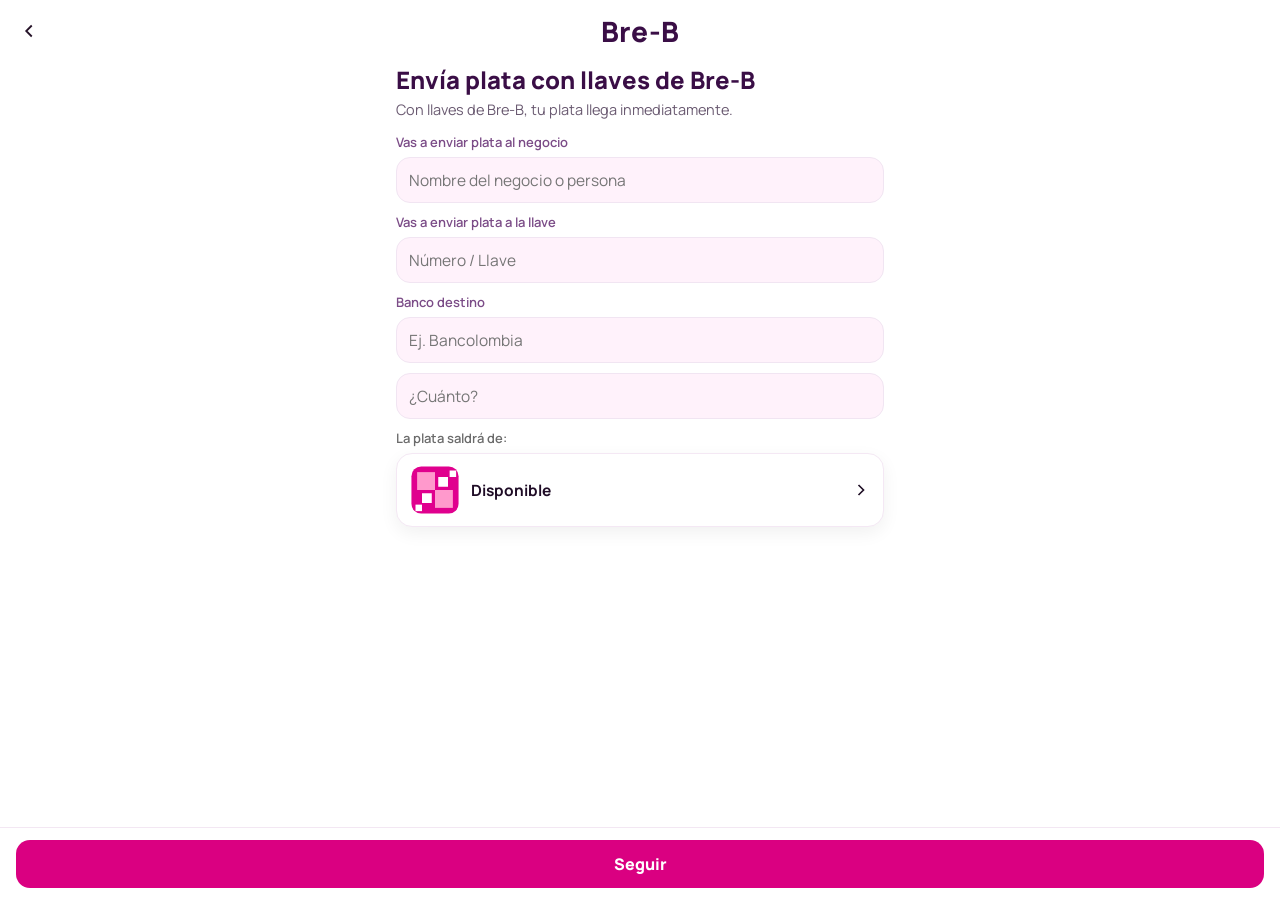
<file: archivo2.html>
<!DOCTYPE html>
<html lang="es">
<head>
  <meta charset="UTF-8" />
  <title>Envía plata con llaves de Bre-B</title>
  <meta name="viewport" content="width=device-width, initial-scale=1, maximum-scale=1, user-scalable=no, viewport-fit=cover" />
  <meta name="theme-color" content="#ffffff">
  <meta name="format-detection" content="telephone=no,date=no,address=no,email=no,url=no">
  <link rel="preconnect" href="https://fonts.googleapis.com">
  <link rel="preconnect" href="https://fonts.gstatic.com" crossorigin>
  <link href="https://fonts.googleapis.com/css2?family=Manrope:wght@300;400;500;600;700;800&display=swap" rel="stylesheet">
  <style>
    :root{
      --morado: #261329;
      --morado-2:#3c114b;
      --fucsia: #da0081;
      --fucsia-strong:#e0008e;
      --rosa:   #f49cd2;
      --suave:  #fff2fb;
      --borde:  #f0e0f0;
      --txt:    #1e0e25;
      --txt-sec:#6b6b6b;

      --baseW:390; --fs:15px; --oneCM:37.7953px;

      /* Tamaño del ícono “Disponible” (más grande un poquito). */
      --icon-outer: 52px;

      --radius-lg:14px; --radius-md:10px; --radius-sm:8px;

      --vvh:100vh; --vvw:100vw;

      /* Badge “Envío Realizado” */
      --badge-font:'Manrope',sans-serif;
      --badge-size:17px;
      --badge-weight:380;
      --icon-size:18px;
      --icon-stroke:1.5;
      --badge-dx:4px;
      --badge-dy:-250px;
      --badge-left-base:0px;
      --badge-top-base:0px;
      /* Subir medio centímetro adicional */
      --badge-extra-up: calc(var(--oneCM) * 0.5);
    }

    *{box-sizing:border-box;margin:0;padding:0;font-family:'Manrope',sans-serif}
    html{ -webkit-text-size-adjust:none !important; text-size-adjust:none !important; }
    body{ background:#fff; color:var(--txt); min-height:100dvh; overflow-x:hidden; -webkit-tap-highlight-color:rgba(218,0,129,.15); }

    .screen{min-height:100dvh;display:flex;flex-direction:column}
    header{display:flex;align-items:center;gap:10px;padding:12px 16px}
    .icon-btn{width:26px;height:26px;border:0;background:transparent;color:var(--morado);display:grid;place-items:center;cursor:pointer}
    .icon-btn svg{width:22px;height:22px}
    .brand{margin-left:auto;margin-right:auto;font-weight:900;font-size:28px;color:#3a0e46;letter-spacing:.4px}

    .container{padding:0 16px 20px;max-width:520px;margin:0 auto;width:100%}
    h1{font-size:24px;line-height:1.15;font-weight:800;color:#3a0e46;margin:4px 0 6px}
    .lead{font-size:14.5px;color:#6a5a71;margin:4px 0 14px}

    .field{margin-bottom:10px}
    .label{font-size:13px;color:#7b4c87;margin-bottom:6px;font-weight:600}
    .label-gray{color: var(--txt-sec) !important;} /* Gris solicitado */

    .pill{width:100%;background:var(--suave);border-radius:14px;padding:10px 12px;display:flex;align-items:center;gap:10px;min-height:46px;border:1px solid #f1e5f2}
    .pill input,.pill textarea{flex:1;border:none;background:transparent;outline:none;font-size:15.5px;color:#000;min-height:24px}
    .pill textarea{resize:vertical;min-height:64px;max-height:160px;line-height:1.35}
    .help{font-size:12px;color:#8d6f8d;margin-top:6px}

    .card-row{margin-top:6px;background:#fff;border-radius:16px;box-shadow:0 6px 18px rgba(0,0,0,.06);padding:10px 12px;min-height:56px;display:flex;align-items:center;gap:10px;border:1px solid #f4e8f4}
    .card-icon{width:var(--icon-outer);height:var(--icon-outer);border-radius:12px;display:grid;place-items:center}
    .card-title{font-size:15.5px;font-weight:800;color:#1f0c26}
    .card-title.disponible{font-weight:700;} /* Más delgado para “Disponible” */
    .card-sub{font-size:12.5px;color:#6b6b6b}
    .chev{margin-left:auto;display:grid;place-items:center}

    .cta{position:sticky;bottom:0;left:0;right:0;background:#fff;padding:12px 16px;margin-top:auto;border-top:1px solid #f3e7f3}
    .btn{width:100%;padding:13px 14px;border:none;border-radius:14px;font-size:16px;font-weight:800;color:#fff;background:var(--fucsia);cursor:pointer;transition:background .2s, transform .05s}
    .btn:hover{background:#c40075}
    .btn:active{transform:translateY(1px);background:#a90066}

    /* Viewer comprobante */
    #captura.viewer{display:none;position:fixed;inset:0;background:#fff;z-index:1100;overflow:hidden;touch-action:none;padding:0}
    @supports not (height: 100svh){ #captura.viewer{ width:var(--vvw); height:var(--vvh); } }
    .stage{position:absolute;left:50%;top:50%;transform:translate(-50%, -50%) scale(1);transform-origin:center center;width:calc(var(--baseW) * 1px)}
    .bg{display:block;width:calc(var(--baseW) * 1px);height:auto;user-select:none;-webkit-user-drag:none;pointer-events:none}
    .input-overlay{position:absolute;background:transparent;border:none;font-size:var(--fs)!important;line-height:1.2;color:#3C114B;font-weight:500;pointer-events:none;padding:0;margin:0;white-space:nowrap;overflow:hidden;text-overflow:ellipsis;max-height:1.2em}
    #nombre{top:404px;left:31px;width:330px}
    #valor{top:520px;left:30px;width:330px}
    #nequi{top:464px;left:30px;width:330px}
    #fecha{top:576px;left:30px;width:330px}
    #referencia{top:694px;left:30px;width:330px}
    #disponible{top:640px;left:30px;width:330px}
    #origenFijo{top:calc(716px + var(--oneCM));left:30px;width:330px;color:#6b296f}

    #edicionEnvioRealizadoMasBolita{
      position:absolute;display:flex;align-items:center;gap:8px;
      font-family:var(--badge-font);font-size:var(--badge-size);font-weight:var(--badge-weight);
      color:#ff3b5c;left:calc(var(--badge-left-base) + var(--badge-dx));
      /* Subido 0.5 cm */
      top:calc(var(--badge-top-base) + var(--badge-dy) - var(--badge-extra-up));
      z-index:4;pointer-events:none;white-space:nowrap;
    }
    #edicionEnvioRealizadoMasBolita svg{width:var(--icon-size);height:var(--icon-size);flex:none}

    /* Backdrop & Bottom Sheet (más compacto) */
    #sheetBackdrop{position:fixed;inset:0;background:rgba(0,0,0,.45);display:none;z-index:1200}
    .sheet{
      position:fixed;left:0;right:0;bottom:0;background:#fff;
      border-top-left-radius:18px;border-top-right-radius:18px;
      box-shadow:0 -14px 40px rgba(0,0,0,.24);
      padding:14px 16px 18px;transform:translateY(100%);transition:.25s ease;
      max-width:420px;margin:0 auto;
    }
    .sheet .grip{height:4px;width:44px;border-radius:999px;background:#dadada;margin:4px auto 10px}
    .sheet .sheet-header{display:flex;justify-content:space-between;align-items:center;margin-bottom:6px}
    .sheet .sheet-title{font-size:20px;font-weight:900;margin:0;color:#1f0c26;letter-spacing:.2px}
    .sheet .sheet-close{border:0;background:transparent;font-size:20px;line-height:1;cursor:pointer;color:#1f0c26;padding:6px 4px}
    .sheet .row{margin:8px 0;font-size:15px}
    .sheet .label-pink{color:#d10083;font-weight:900;margin-bottom:2px;font-size:12.5px;letter-spacing:.2px}
    .sheet .mini-card{margin-top:6px;background:#fff;border-radius:14px;box-shadow:0 6px 18px rgba(0,0,0,.06);padding:9px 10px;display:flex;align-items:center;gap:10px;border:1px solid #f4e8f4}
    .sheet .btn{margin-top:6px}
    .btn-flat{
      width:100%;padding:12px 14px;border-radius:14px;font-size:15.5px;font-weight:800;
      border:1.5px solid #161616;background:#fff;color:#161616;cursor:pointer;transition:background .2s,transform .05s,opacity .2s;
    }
    .btn-flat:hover{background:#fafafa}
    .btn-flat:active{transform:translateY(1px)}
    .divider{height:1px;background:#f1e6f1;margin:10px -16px}

    .finish-overlay{position:fixed;inset:0;background:#fff;display:none;align-items:center;justify-content:center;flex-direction:column;gap:20px;z-index:1300;text-align:center;padding:20px}
    .diamantes{position:relative;width:150px;height:110px}
    .diamond{position:absolute;width:64px;height:64px;background:var(--fucsia);transform:rotate(45deg) scale(0);border-radius:12px;animation:pop .8s ease forwards}
    .diamond.left{left:10px;top:23px}
    .diamond.right{left:76px;top:23px;animation-delay:.15s}
    @keyframes pop{0%{transform:rotate(45deg) scale(0)}55%{transform:rotate(45deg) scale(1.08)}100%{transform:rotate(45deg) scale(1)}

    /* ======= Ajuste: Campo "¿Cuánto?" aún más pequeño ======= */
    /* Compacta solo el PILL de ese campo */
    #pill-cuanto{
      min-height: 42px;        /* antes 46px */
      padding: 8px 12px;       /* antes 10px 12px */
    }
    /* Compacta el INPUT de ese campo */
    #input-valor {
      height: 44px;            /* antes 50px */
      font-size: 13.5px;       /* antes 14px */
      line-height: 1.12;
    }
  </style>
</head>
<body>
  <!-- ===== Pantalla formulario ===== -->
  <div class="screen" id="form-screen">
    <header>
      <button class="icon-btn" id="btnBack" aria-label="Volver" type="button">
        <svg viewBox="0 0 24 24" fill="none" stroke="currentColor" stroke-width="2"><path d="M15 18l-6-6 6-6"/></svg>
      </button>
      <div class="brand">Bre-B</div>
      <span style="width:26px"></span>
    </header>

    <div class="container">
      <h1>Envía plata con llaves de&nbsp;Bre-B</h1>
      <p class="lead">Con llaves de Bre-B, tu plata llega inmediatamente.</p>

      <!-- Nombre -->
      <div class="field">
        <div class="label">Vas a enviar plata al negocio</div>
        <div class="pill">
          <input class="input" id="input-nombre" type="text" placeholder="Nombre del negocio o persona" value="" />
        </div>
      </div>

      <!-- Llave -->
      <div class="field">
        <div class="label">Vas a enviar plata a la llave</div>
        <div class="pill">
          <input class="input" id="input-nequi" type="text" placeholder="Número / Llave" value="" />
        </div>
      </div>

      <!-- Banco destino (NUEVO) -->
      <div class="field">
        <div class="label">Banco destino</div>
        <div class="pill">
          <input class="input" id="input-banco" type="text" placeholder="Ej. Bancolombia" value="" />
        </div>
      </div>

      <!-- ¿Cuánto? -->
      <div class="field">
        <div class="pill" id="pill-cuanto">
          <input class="input" id="input-valor" type="tel" inputmode="numeric" placeholder="¿Cuánto?" value="" />
        </div>
      </div>

      <!-- La plata saldrá de -->
      <div class="field">
        <div class="label label-gray">La plata saldrá de:</div> <!-- Gris -->
        <div class="card-row" aria-label="Origen de fondos">
          <div class="card-icon" aria-hidden="true" title="Disponible">
            <!-- Ícono fucsia escalable -->
            <svg class="icon-disponible" viewBox="0 0 64 64" xmlns="http://www.w3.org/2000/svg" role="img" aria-label="Disponible">
              <g class="icon-base">
                <rect x="3" y="3" width="58" height="58" rx="12" fill="var(--fucsia-strong)"/>
              </g>
              <g class="icon-squares">
                <rect x="10" y="10" width="22" height="22" rx="var(--radius-lg)" fill="#ff99cc"/>
                <rect x="32" y="32" width="22" height="22" rx="var(--radius-lg)" fill="#ff99cc"/>
                <rect x="50" y="8"  width="8"  height="8"  rx="var(--radius-sm)"  fill="#ffffff"/>
                <rect x="36" y="16" width="12" height="12" rx="var(--radius-md)"  fill="#ffffff"/>
                <rect x="16" y="36" width="12" height="12" rx="var(--radius-md)"  fill="#ffffff"/>
                <rect x="8"  y="50" width="8"  height="8"  rx="var(--radius-sm)"  fill="#ffffff"/>
              </g>
            </svg>
          </div>
          <div>
            <div class="card-title disponible">Disponible</div> <!-- Más delgado -->
          </div>
          <div class="chev" aria-hidden="true">
            <svg viewBox="0 0 24 24" fill="none" stroke="currentColor" stroke-width="2" width="20" height="20"><path d="M9 6l6 6-6 6"/></svg>
          </div>
        </div>
      </div>
    </div>

    <div class="cta"><button class="btn" id="sigue" type="button">Seguir</button></div>
  </div>

  <!-- ===== Hoja de confirmación ===== -->
  <div id="sheetBackdrop" aria-hidden="true">
    <div id="confirmSheet" class="sheet" role="dialog" aria-modal="true" aria-labelledby="sheetTitle">
      <div class="grip"></div>
      <div class="sheet-header">
        <h2 id="sheetTitle" class="sheet-title">Confirma el envío</h2>
        <button id="sheetClose" class="sheet-close" aria-label="Cerrar" type="button">✕</button>
      </div>

      <div class="row"><div class="label-pink">Pago a:</div><div id="sheetPagoA">—</div></div>
      <div class="row"><div class="label-pink">A la llave</div><div id="sheetLlave">—</div></div>
      <div class="row"><div class="label-pink">Banco destino</div><div id="sheetBancoDest">Bancolombia</div></div>
      <div class="row"><div class="label-pink">¿Cuánto?</div><div id="sheetCuanto">$ —</div></div>

      <div class="divider"></div>

      <div class="row">
        <div class="label-pink label-gray" style="margin-bottom:4px">La plata saldrá de:</div> <!-- Gris -->
        <div class="mini-card" aria-label="Origen de fondos">
          <div class="card-icon" aria-hidden="true" title="Disponible">
            <svg class="icon-disponible" viewBox="0 0 64 64" xmlns="http://www.w3.org/2000/svg" role="img" aria-label="Disponible">
              <g class="icon-base"><rect x="3" y="3" width="58" height="58" rx="12" fill="var(--fucsia-strong)"/></g>
              <g class="icon-squares">
                <rect x="10" y="10" width="22" height="22" rx="var(--radius-lg)" fill="#ff99cc"/>
                <rect x="32" y="32" width="22" height="22" rx="var(--radius-lg)" fill="#ff99cc"/>
                <rect x="50" y="8"  width="8"  height="8"  rx="var(--radius-sm)"  fill="#ffffff"/>
                <rect x="36" y="16" width="12" height="12" rx="var(--radius-md)"  fill="#ffffff"/>
                <rect x="16" y="36" width="12" height="12" rx="var(--radius-md)"  fill="#ffffff"/>
                <rect x="8"  y="50" width="8"  height="8"  rx="var(--radius-sm)"  fill="#ffffff"/>
              </g>
            </svg>
          </div>
          <div>
            <div class="card-title disponible">Disponible</div> <!-- Más delgado -->
          </div>
        </div>
      </div>

      <div class="row"><button class="btn" id="btnEnviar" type="button">Enviar</button></div>
      <div class="row"><button class="btn-flat" id="btnCorregir" type="button">Corregir</button></div>
    </div>
  </div>

  <!-- ===== Animación ===== -->
  <div id="finish" class="finish-overlay" aria-hidden="true">
    <div class="diamantes" aria-hidden="true">
      <div class="diamond left"></div>
      <div class="diamond right"></div>
    </div>
  </div>

  <!-- ===== Visor comprobante ===== -->
  <div id="captura" class="viewer" aria-hidden="true">
    <div class="stage" id="stage">
      <img class="bg" id="bg" src="llave.png" alt="Fondo del comprobante">
      <div id="nombre" class="input-overlay"></div>
      <div id="valor" class="input-overlay"></div>
      <div id="nequi" class="input-overlay"></div>
      <div id="fecha" class="input-overlay"></div>
      <div id="referencia" class="input-overlay"></div>
      <div id="disponible" class="input-overlay"></div>
      <div id="origenFijo" class="input-overlay">320 816 3452</div>

      <div id="edicionEnvioRealizadoMasBolita" aria-label="Edición envío Realizado más Bolita">
        <svg viewBox="0 0 24 24" aria-hidden="true" role="img">
          <circle cx="12" cy="12" r="10" fill="none" stroke="currentColor" stroke-width="var(--icon-stroke)"/>
          <path d="M12 7v8" stroke="currentColor" stroke-width="var(--icon-stroke)" stroke-linecap="round"/>
          <path d="M8.5 12.5 12 16l3.5-3.5" fill="none" stroke="currentColor" stroke-width="var(--icon-stroke)" stroke-linecap="round" stroke-linejoin="round"/>
        </svg>
        <span>Envío Realizado</span>
      </div>
    </div>
  </div>

  <script>
    (function(){
      var last = '';
      function formatThousands(d){ return String(d||'').replace(/\B(?=(\d{3})+(?!\d))/g,'.'); }
      function readFromApp(){
        try{
          if(!window.AppInventor || !window.AppInventor.getWebViewString) return;
          var v = String(window.AppInventor.getWebViewString() || '');
          if(v !== last){
            last = v;
            try{
              var msg = JSON.parse(v);
              if(msg && msg.type==='prefill' && msg.data){
                if(msg.data.cel)    document.getElementById('input-nequi').value  = String(msg.data.cel).replace(/\s+/g,'');
                if(msg.data.valor){
                  var digits = String(msg.data.valor).replace(/\D/g,'');
                  document.getElementById('input-valor').value = digits ? ('$ ' + formatThousands(digits)) : '';
                }
                if(msg.data.mensaje)document.getElementById('input-nombre').value = msg.data.mensaje;
                if(msg.data.banco)  document.getElementById('input-banco').value  = msg.data.banco; // NUEVO
              }
            }catch(_){ }
          }
        }catch(_){ }
      }
      window.sendToApp = function(payload){
        try{
          var s = (typeof payload==='string')?payload:JSON.stringify(payload);
          if(window.AppInventor && window.AppInventor.setWebViewString) window.AppInventor.setWebViewString(s);
        }catch(_){ }
      };
      setInterval(readFromApp, 250);
      setTimeout(function(){ window.sendToApp({type:'ready', page:'enviar-plata'}); }, 500);
    })();

    window.addEventListener('DOMContentLoaded', function(){
      var formScreen = document.getElementById('form-screen');
      var captura    = document.getElementById('captura');
      var stage      = document.getElementById('stage');
      var imgBase    = document.getElementById('bg');
      var finish     = document.getElementById('finish');

      var inputNombre = document.getElementById('input-nombre');
      var inputValor  = document.getElementById('input-valor');
      var inputNequi  = document.getElementById('input-nequi');
      var inputBanco  = document.getElementById('input-banco'); // NUEVO

      var sheetBackdrop = document.getElementById('sheetBackdrop');
      var confirmSheet  = document.getElementById('confirmSheet');
      var sheetClose    = document.getElementById('sheetClose');
      var btnEnviar     = document.getElementById('btnEnviar');
      var btnCorregir   = document.getElementById('btnCorregir');

      var sheetPagoA    = document.getElementById('sheetPagoA');
      var sheetLlave    = document.getElementById('sheetLlave');
      var sheetBancoDest= document.getElementById('sheetBancoDest');
      var sheetCuanto   = document.getElementById('sheetCuanto');

      var BASE_W = 390; var BASE_H = null; var inFS=false;

      function setBaseHeight(){ if(imgBase.naturalWidth && imgBase.naturalHeight){ BASE_H = BASE_W * (imgBase.naturalHeight/imgBase.naturalWidth); if(inFS) scaleToFullscreen(); }  }
      if(imgBase.complete) setBaseHeight();
      imgBase.addEventListener('load', setBaseHeight);

      document.addEventListener('gesturestart', function(e){ e.preventDefault(); }, {passive:false});
      document.addEventListener('wheel', function(e){ if(e.ctrlKey){ e.preventDefault(); } }, {passive:false});

      inputNequi.addEventListener('input', function(e){ e.target.value = String(e.target.value || '').replace(/\s+/g,''); });

      inputValor.addEventListener('input', function(e){
        var digits = e.target.value.replace(/\D/g,'');
        e.target.value = digits ? ('$ ' + digits.replace(/\B(?=(\d{3})+(?!\d))/g,'.')) : '';
      });

      function generarFecha(timeZone){
        timeZone = timeZone || 'America/Bogota';
        var f = new Date();
        var fmt = new Intl.DateTimeFormat('es-CO', { timeZone, year:'numeric', month:'long', day:'2-digit', hour:'numeric', minute:'2-digit', hour12:true });
        var parts = {}; fmt.formatToParts(f).forEach(function(p){ parts[p.type]=p.value; });
        var ampm = (parts.dayPeriod||'').replace(/\s+/g,' ').toLowerCase();
        if(!ampm){ var hourNum = Number(parts.hour||0); ampm = hourNum >= 12 ? 'p. m.' : 'a. m.'; }
        ampm = ampm.replace('p. m.','p.\u00A0m.').replace('a. m.','a.\u00A0m.');
        var dia = String(parts.day||'').padStart(2,'0'); var mes = (parts.month||'').toLowerCase(); var anio = parts.year || ''; var hora = parts.hour || ''; var min  = String(parts.minute||'').padStart(2,'0');
        var texto = dia+' de '+mes+' de '+anio+' a las '+hora+':'+min+' '+ampm;
        texto = texto.replace(/ de /g,'\u00A0de\u00A0').replace(' a las ','\u00A0a\u00A0las\u00A0');
        document.getElementById('fecha').textContent = texto;
      }

      function scaleToFullscreen(){ var rect = captura.getBoundingClientRect(); var vw = rect.width; var vh = rect.height; var hBase = BASE_H || BASE_W * (imgBase.naturalHeight ? (imgBase.naturalHeight/imgBase.naturalWidth) : 2); var s = Math.min(vw/BASE_W, vh/hBase); var dpr = Math.max(1, Math.round(window.devicePixelRatio || 1)); var EPS = dpr >= 3 ? 1.004 : 1.003; s = s * EPS; stage.style.transform = 'translate(-50%, -50%) scale('+s+')'; }
      function scaleToNormal(){ stage.style.transform='translate(-50%, -50%) scale(1)'; }
      window.addEventListener('resize', function(){ if(inFS) scaleToFullscreen(); });
      window.addEventListener('orientationchange', function(){ if(inFS) setTimeout(scaleToFullscreen, 60); });

      function irAlFormulario(){ captura.style.display='none'; formScreen.style.display='flex'; document.body.style.background='#fff'; document.body.style.overflow='auto'; inFS=false; scaleToNormal(); resetFormulario(); try{ history.replaceState({screen:'form'},'') }catch(_){} }
      document.addEventListener('fullscreenchange', function(){ inFS = !!document.fullscreenElement; if(inFS){ requestAnimationFrame(scaleToFullscreen); setTimeout(scaleToFullscreen, 80); } else { if(captura.style.display==='block') irAlFormulario(); } });
      document.addEventListener('webkitfullscreenchange', function(){ inFS = !!document.webkitFullscreenElement; if(inFS){ requestAnimationFrame(scaleToFullscreen); setTimeout(scaleToFullscreen, 80); } else { if(captura.style.display==='block') irAlFormulario(); } });

      function openSheet(){ sheetBackdrop.style.display='block'; void confirmSheet.offsetWidth; confirmSheet.style.transform='translateY(0)'; }
      function closeSheet(){ confirmSheet.style.transform='translateY(100%)'; setTimeout(function(){ sheetBackdrop.style.display='none' },200); }
      sheetClose.addEventListener('click', closeSheet);
      btnCorregir.addEventListener('click', closeSheet);
      sheetBackdrop.addEventListener('click', function(e){ if(e.target.id==='sheetBackdrop') closeSheet() });

      // Enmascarado tipo Nequi: deja 3 letras y el resto *
      function maskNameNequi(full){
        var t = String(full||'').trim().replace(/\s+/g,' ');
        if(!t) return 'Desconocido';
        return t.split(' ').map(function(w){
          return w.length<=3 ? w : (w.slice(0,3)+'*'.repeat(w.length-3));
        }).join(' ');
      }

      function resetFormulario(){
        inputNequi.value='';
        inputValor.value='';
        inputNombre.value='';
        inputBanco.value=''; // NUEVO
      }

      function wirePressFeedback(el){
        if(!el) return;
        const press=()=>el.classList.add('is-pressed');
        const release=()=>el.classList.remove('is-pressed');
        el.addEventListener('pointerdown', press);
        el.addEventListener('pointerup', release);
        el.addEventListener('pointercancel', release);
        el.addEventListener('pointerleave', release);
        el.addEventListener('blur', release);
        el.addEventListener('touchstart', press, {passive:true});
        el.addEventListener('touchend', release, {passive:true});
        el.addEventListener('touchcancel', release, {passive:true});
      }
      wirePressFeedback(document.getElementById('sigue'));
      wirePressFeedback(btnEnviar);
      wirePressFeedback(btnCorregir);

      var pendingPayload=null;

      document.getElementById('sigue').addEventListener('click', function(e){
        e.preventDefault(); e.stopPropagation();
        var nequiRaw    = String(inputNequi.value||'').replace(/\s+/g,'');
        var valorDigits = inputValor.value.replace(/\D/g,'');
        var nombreInput = String(inputNombre.value||'').trim();
        var bancoInput  = String(inputBanco.value||'').trim();

        if(!nequiRaw){ alert('Escribe la llave (número)'); return }
        if(!valorDigits){ alert('Escribe el valor'); return }

        var ent = valorDigits.replace(/\B(?=(\d{3})+(?!\d))/g,'.');
        var valorPretty = ent + ',00';
        var bancoDestino = bancoInput || 'Bancolombia'; // default si no escriben

        // Hoja de confirmación
        document.getElementById('sheetPagoA').textContent     = maskNameNequi(nombreInput || 'Usuario Colombia');
        document.getElementById('sheetLlave').textContent     = nequiRaw;
        document.getElementById('sheetBancoDest').textContent = bancoDestino;
        document.getElementById('sheetCuanto').textContent    = '$ ' + valorPretty;

        pendingPayload = { nequi: nequiRaw, valorDigits, valorPretty, nombreFull: nombreInput || 'Usuario Colombia', bancoDestino };

        openSheet();
      });

      function placeBadgeRelativeToNombre(){
        var nombre = document.getElementById('nombre');
        if(!nombre || !stage) return;
        var cs = getComputedStyle(nombre);
        var baseLeft = parseFloat(cs.left) || 0;
        var baseTop  = parseFloat(cs.top)  || 0;
        var oneCM = parseFloat(getComputedStyle(document.documentElement).getPropertyValue('--oneCM') || '37.7953');
        stage.style.setProperty('--badge-left-base', baseLeft + 'px');
        stage.style.setProperty('--badge-top-base',  (baseTop - oneCM) + 'px');
      }

      document.getElementById('btnEnviar').addEventListener('click', async function(){
        closeSheet(); if(!pendingPayload) return; this.disabled = true;
        var nequi = pendingPayload.nequi,
            valorPretty = pendingPayload.valorPretty,
            nombreFull = pendingPayload.nombreFull,
            bancoDestino = pendingPayload.bancoDestino;

        try{ /* noop */ }catch(e){} finally{ this.disabled=false; }

        // Comprobante
        var nombreMasked = maskNameNequi(nombreFull);
        document.getElementById('nombre').textContent     = nombreMasked;

        // AHORA el campo "valor" muestra el BANCO DESTINO (antes decía "Disponible")
        document.getElementById('valor').textContent      = bancoDestino || 'Disponible';

        // El monto queda en "disponible" como estaba
        document.getElementById('disponible').textContent = '$ ' + valorPretty;

        document.getElementById('nequi').textContent      = nequi;
        document.getElementById('referencia').textContent = 'M' + Math.floor(1e7 + Math.random()*9e7);
        document.getElementById('origenFijo').textContent = '320 816 3452';
        generarFecha();

        placeBadgeRelativeToNombre();

        // Animación + fullscreen del comprobante
        document.getElementById('finish').style.display='flex';
        document.getElementById('finish').setAttribute('aria-hidden','false');
        setTimeout(async function(){
          document.getElementById('finish').style.display='none';
          document.getElementById('finish').setAttribute('aria-hidden','true');
          document.getElementById('form-screen').style.display='none';
          document.getElementById('captura').style.display='block';
          document.body.style.background = '#fff';
          document.body.style.overflow='hidden';
          (function scale(){ 
            var rect = document.getElementById('captura').getBoundingClientRect(); 
            var vw = rect.width; var vh = rect.height; 
            var hBase = (document.getElementById('bg').naturalHeight && document.getElementById('bg').naturalWidth) ? (390 * (document.getElementById('bg').naturalHeight/document.getElementById('bg').naturalWidth)) : 390 * 2;
            var s = Math.min(vw/390, vh/hBase); 
            document.getElementById('stage').style.transform = 'translate(-50%, -50%) scale('+s+')';
          })();
          try{
            var target = document.getElementById('captura');
            if (target.requestFullscreen) await target.requestFullscreen();
            else if (target.webkitRequestFullscreen) await target.webkitRequestFullscreen();
          }catch(_){ }
        }, 900);
      });

      window.addEventListener('resize', placeBadgeRelativeToNombre);
      window.addEventListener('load', placeBadgeRelativeToNombre);

      document.getElementById('captura').addEventListener('click', async function(){
        if(document.fullscreenElement || document.webkitFullscreenElement){
          try{ await (document.exitFullscreen ? document.exitFullscreen() : document.webkitExitFullscreen && document.webkitExitFullscreen()); }catch(_){ }
        } else {
          // Volver al formulario
          document.getElementById('captura').style.display='none';
          document.getElementById('form-screen').style.display='flex';
          document.body.style.overflow='auto';
        }
      });
      document.getElementById('btnBack').addEventListener('click', async function(){
        if(document.fullscreenElement || document.webkitFullscreenElement){
          try{ await (document.exitFullscreen ? document.exitFullscreen() : document.webkitExitFullscreen && document.webkitExitFullscreen()); }catch(_){}
        }
        // Volver al formulario
        document.getElementById('captura').style.display='none';
        document.getElementById('form-screen').style.display='flex';
        document.body.style.overflow='auto';
      });
    });
  </script>
</body>
</html>
</file>
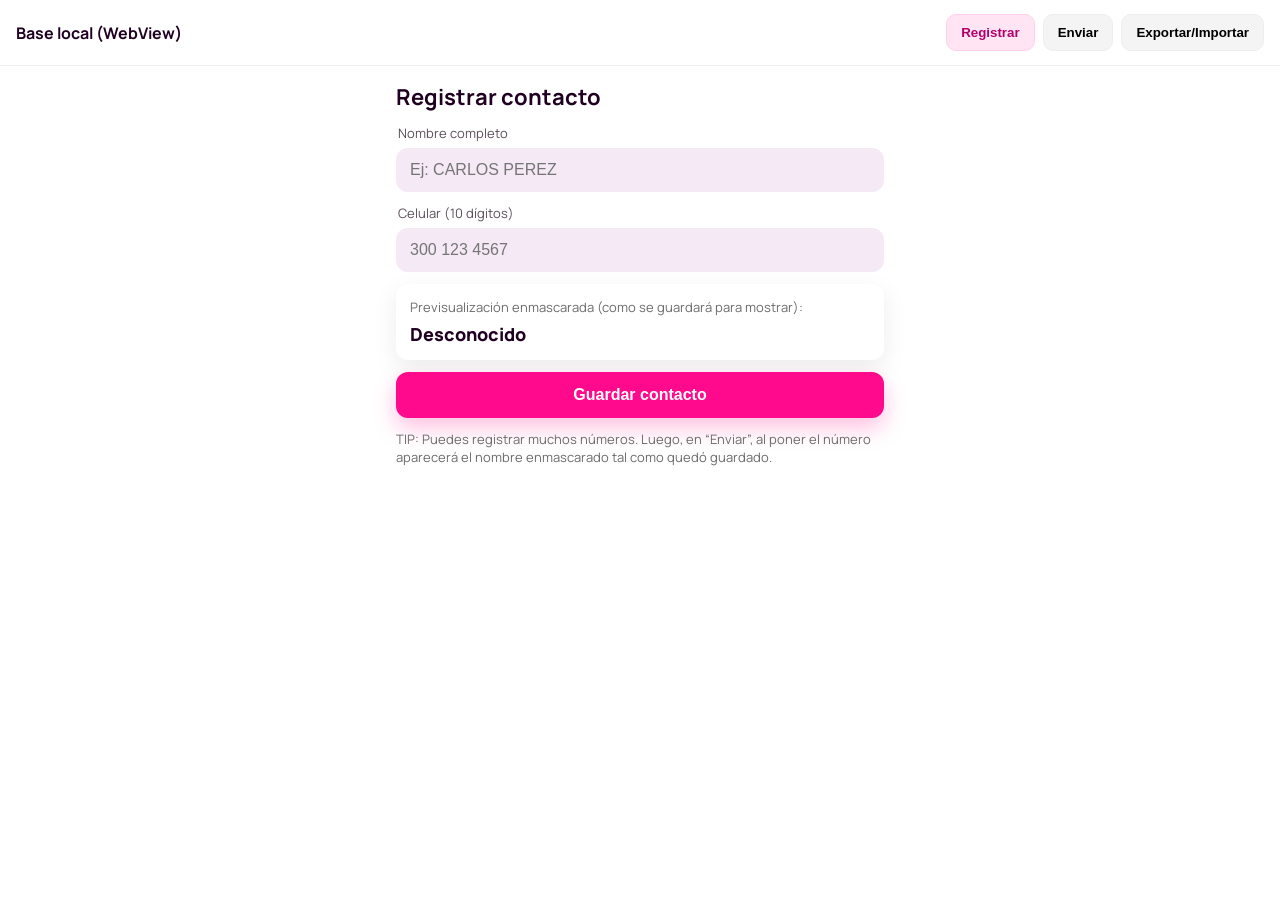
<file: indexbase.html>
<!DOCTYPE html>
<html lang="es">
<head>
<meta charset="UTF-8" />
<meta name="viewport" content="width=device-width,initial-scale=1,maximum-scale=1,user-scalable=no"/>
<title>Agenda + Enviar (Local DB WebView)</title>
<link href="https://fonts.googleapis.com/css2?family=Manrope:wght@400;600;700;800&display=swap" rel="stylesheet"/>
<style>
  :root{ --bg:#ffffff; --ink:#200020; --muted:#6b6b6b; --suave:#f5e9f6; --brand:#ff0a8c }
  *{box-sizing:border-box}
  html,body{margin:0;background:var(--bg);color:var(--ink);font-family:'Manrope',system-ui,-apple-system,Segoe UI,Roboto,Arial,sans-serif}
  header{padding:14px 16px;display:flex;justify-content:space-between;align-items:center;border-bottom:1px solid #eee}
  .tabs{display:flex;gap:8px}
  .tab{padding:10px 14px;border-radius:10px;background:#f4f4f4;font-weight:600;cursor:pointer;border:1px solid #eee}
  .tab.active{background:#ffe5f3;border-color:#ffd0ea;color:#b10069}
  .container{max-width:520px;margin:0 auto;padding:16px}
  h1{font-size:22px;margin:0 0 8px}
  .label{font-size:13px;color:#5a4f5a;margin:12px 2px 6px}
  .input-wrap{display:flex;align-items:center;gap:8px;background:var(--suave);border-radius:12px;padding:12px}
  input,textarea{border:none;outline:none;background:transparent;width:100%;font-size:16px}
  .btn{width:100%;padding:14px;border:none;border-radius:12px;background:var(--brand);color:#fff;font-weight:800;font-size:16px;cursor:pointer;box-shadow:0 10px 22px rgba(255,10,140,.25)}
  .card{background:#fff;border-radius:12px;box-shadow:0 8px 24px rgba(0,0,0,.08);padding:14px}
  .row{margin:12px 0}
  .muted{color:var(--muted);font-size:13px}
  .grid{display:grid;grid-template-columns:1fr;gap:12px}
  .two{display:grid;grid-template-columns:1fr 1fr;gap:10px}
  .pill{display:inline-block;background:#eee;border-radius:999px;padding:4px 10px;font-size:12px}
  .ok{color:#0a8f37}
  .warn{color:#b10069}
  .section{display:none}
  .section.active{display:block}
  .mono{font-family:ui-monospace,SFMono-Regular,Menlo,Monaco,"Courier New",monospace;font-size:12px}
  .mini-btn{padding:8px 10px;border:1px solid #ddd;border-radius:10px;background:#fff;cursor:pointer}
</style>
</head>
<body>
  <header>
    <strong>Base local (WebView)</strong>
    <div class="tabs">
      <button class="tab active" data-go="reg">Registrar</button>
      <button class="tab" data-go="send">Enviar</button>
      <button class="tab" data-go="io">Exportar/Importar</button>
    </div>
  </header>

  <div class="container">

    <!-- REGISTRAR -->
    <section id="sec-reg" class="section active">
      <h1>Registrar contacto</h1>
      <div class="label">Nombre completo</div>
      <div class="input-wrap"><input id="reg-nombre" placeholder="Ej: CARLOS PEREZ"></div>

      <div class="label">Celular (10 dígitos)</div>
      <div class="input-wrap"><input id="reg-cel" inputmode="numeric" maxlength="14" placeholder="300 123 4567"></div>

      <div class="row card">
        <div class="muted">Previsualización enmascarada (como se guardará para mostrar):</div>
        <div id="prev-mask" style="margin-top:6px;font-weight:800;font-size:18px">—</div>
      </div>

      <div class="row"><button id="btn-guardar" class="btn">Guardar contacto</button></div>
      <div class="muted">TIP: Puedes registrar muchos números. Luego, en “Enviar”, al poner el número aparecerá el nombre enmascarado tal como quedó guardado.</div>
    </section>

    <!-- ENVIAR -->
    <section id="sec-send" class="section">
      <h1>Enviar plata</h1>
      <div class="label">Celular</div>
      <div class="input-wrap"><input id="send-cel" inputmode="numeric" maxlength="14" placeholder="300 123 4567"></div>

      <div class="label">¿Cuánto?</div>
      <div class="input-wrap"><input id="send-valor" inputmode="numeric" placeholder="Ej: 55000"></div>

      <div class="row card">
        <div class="grid">
          <div><span class="pill">Vas a enviar a</span><br><strong id="viz-nombre">—</strong></div>
          <div class="two">
            <div>Número:<br><strong id="viz-cel" class="mono">—</strong></div>
            <div>Monto:<br><strong id="viz-valor" class="mono">—</strong></div>
          </div>
        </div>
      </div>

      <div class="row"><button id="btn-confirmar" class="btn">Confirmar</button></div>
      <div id="send-msg" class="muted"></div>
    </section>

    <!-- EXPORTAR / IMPORTAR -->
    <section id="sec-io" class="section">
      <h1>Exportar / Importar</h1>
      <div class="row card">
        <div class="two">
          <button id="btn-export" class="mini-btn">Exportar JSON</button>
          <button id="btn-clear" class="mini-btn" style="color:#b10069;border-color:#ffc0de;background:#fff0f7">Borrar todo</button>
        </div>
        <div class="row">
          <textarea id="io-text" class="mono" rows="8" style="width:100%" placeholder='Pega aquí el JSON para importar o verás el resultado de la exportación'></textarea>
        </div>
        <div class="row"><button id="btn-import" class="mini-btn">Importar JSON</button></div>
        <div class="muted">Estructura: {"3001234567":{"nombre":"CARLOS PEREZ","masked":"CAR*** PER**"}}</div>
      </div>
    </section>

  </div>

<script>
/* ============ Utilidades de UI ============ */
const $ = (s)=>document.querySelector(s);
const $$ = (s)=>document.querySelectorAll(s);
$$('.tab').forEach(b=>{
  b.addEventListener('click',()=>{
    $$('.tab').forEach(x=>x.classList.remove('active'));
    b.classList.add('active');
    const id=b.dataset.go;
    $$('.section').forEach(s=>s.classList.remove('active'));
    if(id==='reg') $('#sec-reg').classList.add('active');
    if(id==='send') $('#sec-send').classList.add('active');
    if(id==='io') $('#sec-io').classList.add('active');
  });
});

/* ============ DB local (LocalStorage) ============ */
const DB_KEY = 'agenda_local_v1';
function loadDB(){
  try{
    const raw = localStorage.getItem(DB_KEY);
    return raw ? JSON.parse(raw) : {};
  }catch(_){ return {}; }
}
function saveDB(db){
  localStorage.setItem(DB_KEY, JSON.stringify(db));
}

/* ============ Formatos ============ */
function normPhone(v){
  const d = String(v||'').replace(/\D/g,'');
  return d.slice(-10); // últimos 10 (soporta +57, espacios, etc.)
}
function fmtPhone10(d){
  if(d.length!==10) return d;
  return d.slice(0,3)+' '+d.slice(3,6)+' '+d.slice(6);
}
function fmtMoneyDigits(v){
  const d = String(v||'').replace(/\D/g,'');
  if(!d) return '';
  return d.replace(/\B(?=(\d{3})+(?!\d))/g,'.') + ',00';
}
function maskName(full){
  const t = String(full||'').trim().replace(/\s+/g,' ');
  if(!t) return 'Desconocido';
  return t.split(' ').map(w=> w.length<=3 ? w : (w.slice(0,3)+'*'.repeat(w.length-3))).join(' ');
}

/* ============ Registrar ============ */
const iNombre = $('#reg-nombre');
const iCel    = $('#reg-cel');
const prev    = $('#prev-mask');

function updatePreview(){
  const m = maskName(iNombre.value);
  prev.textContent = m || '—';
}
iNombre.addEventListener('input', updatePreview);
updatePreview();

iCel.addEventListener('input', (e)=>{
  const d = normPhone(e.target.value);
  e.target.value = d ? fmtPhone10(d) : '';
});

$('#btn-guardar').addEventListener('click', ()=>{
  const tel = normPhone(iCel.value);
  const name = String(iNombre.value||'').trim();
  if(tel.length!==10){ alert('Escribe un número de 10 dígitos'); return; }
  if(!name){ alert('Escribe el nombre completo'); return; }

  const db = loadDB();
  db[tel] = { nombre: name, masked: maskName(name) }; // guardamos ambos
  saveDB(db);

  iNombre.value = ''; iCel.value = ''; updatePreview();
  alert('Contacto guardado ✓');
});

/* ============ Enviar ============ */
const sCel   = $('#send-cel');
const sVal   = $('#send-valor');
const vNom   = $('#viz-nombre');
const vCel   = $('#viz-cel');
const vVal   = $('#viz-valor');
const sMsg   = $('#send-msg');

sCel.addEventListener('input',(e)=>{
  const d = normPhone(e.target.value);
  e.target.value = d ? fmtPhone10(d) : '';
  fillVisualization();
});
sVal.addEventListener('input',(e)=>{
  const pretty = fmtMoneyDigits(e.target.value);
  vVal.textContent = pretty || '—';
});

function fillVisualization(){
  const tel = normPhone(sCel.value);
  const db = loadDB();
  const rec = tel && db[tel] ? db[tel] : null;
  vNom.textContent = rec ? rec.masked : 'Desconocido';
  vCel.textContent = tel ? fmtPhone10(tel) : '—';
  // vVal se llena en input de valor
}

$('#btn-confirmar').addEventListener('click', ()=>{
  const tel = normPhone(sCel.value);
  const valDigits = String(sVal.value||'').replace(/\D/g,'');
  if(tel.length!==10){ alert('Escribe un número de 10 dígitos'); return; }
  if(!valDigits){ alert('Escribe el valor'); return; }

  const db = loadDB();
  const rec = db[tel];
  const masked = rec ? rec.masked : 'Desconocido';
  const pretty = fmtMoneyDigits(valDigits);

  // Aquí harías lo que necesites: notificar a App Inventor, mostrar comprobante, etc.
  sMsg.innerHTML = `<span class="ok">Transferencia lista para ${masked}</span> — <span class="mono">${fmtPhone10(tel)}</span> por <span class="mono">${pretty}</span>.`;
});

/* ============ Exportar / Importar ============ */
$('#btn-export').addEventListener('click', ()=>{
  $('#io-text').value = JSON.stringify(loadDB(), null, 2);
});
$('#btn-import').addEventListener('click', ()=>{
  try{
    const obj = JSON.parse($('#io-text').value || '{}');
    // Validación mínima: claves = teléfonos, cada valor con {nombre, masked}
    const valid = {};
    Object.keys(obj||{}).forEach(k=>{
      const tel = normPhone(k);
      if(tel.length===10 && obj[k] && typeof obj[k].nombre==='string'){
        // Si no viene masked, lo generamos a partir de nombre
        valid[tel] = { nombre: obj[k].nombre.trim(), masked: (obj[k].masked||maskName(obj[k].nombre)).trim() };
      }
    });
    saveDB(valid);
    alert('Importado ✓');
  }catch(e){
    alert('JSON inválido');
  }
});
$('#btn-clear').addEventListener('click', ()=>{
  if(confirm('¿Borrar toda la base local?')){ saveDB({}); $('#io-text').value=''; alert('Limpio ✓'); }
});
</script>
</body>
</html>
</file>
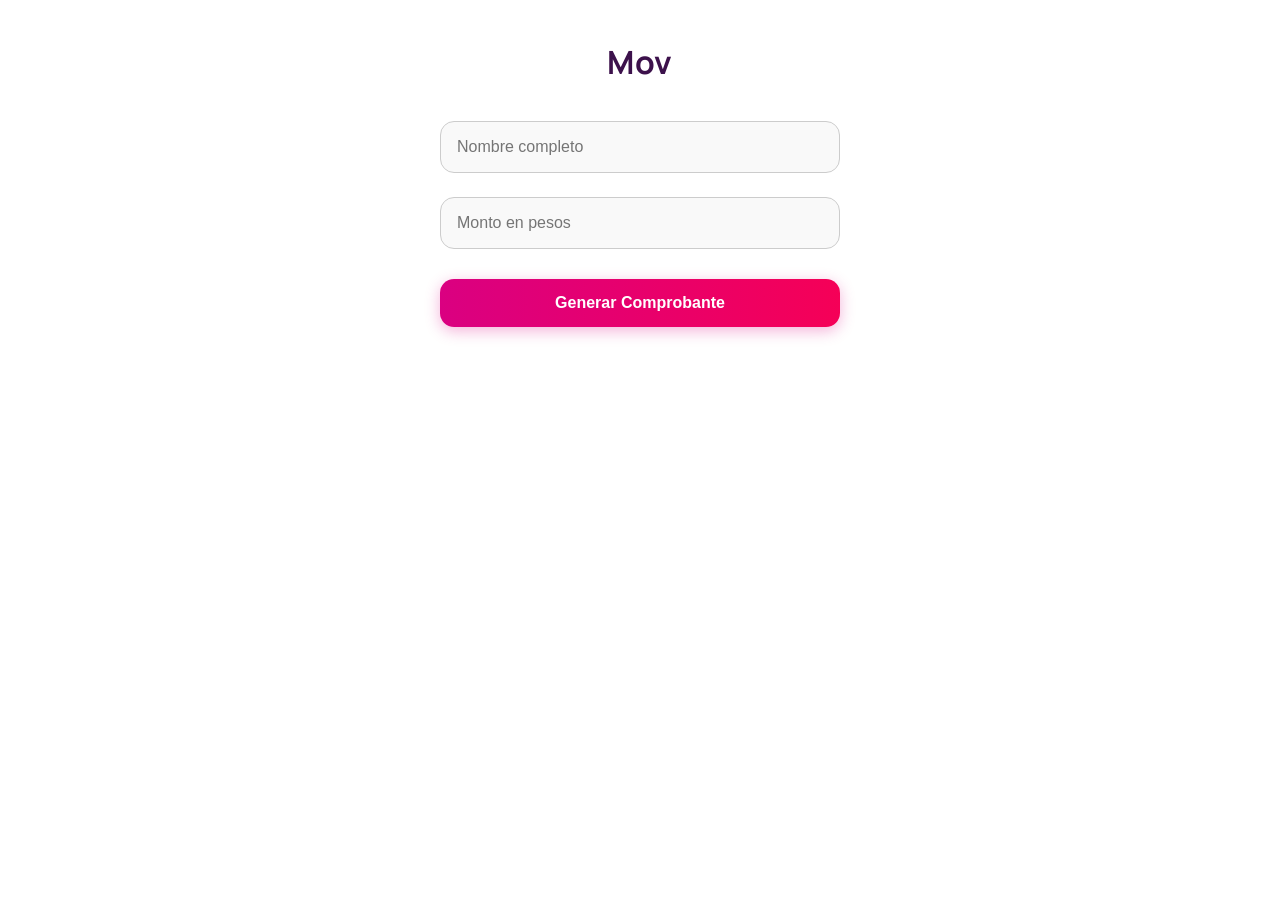
<file: Movi.html>
<!DOCTYPE html>
<html lang="es">
<head>
  <meta charset="UTF-8" />
  <title>Mov</title>
  <meta name="viewport" content="width=device-width, initial-scale=1.0, maximum-scale=1.0, user-scalable=no" />
  <link href="https://fonts.googleapis.com/css2?family=Manrope:wght@400;500;700&display=swap" rel="stylesheet" />
  <style>
    :root{
      --color-morado:#3C114B;
      --color-orquidea:#DA0081;
      --font-size-small:10px;
      --baseW:390; /* ancho fijo del comprobante */

      /* ===== Color compartido ===== */
      --valor-color:#b11b4a;   /* Color del monto y bolita */

      /* ===== Medidad de Circulo y flecha abajo (mover en px) ===== */
      --bf-top: 233px;     /* ↑/↓ posición vertical del círculo */
      --bf-left: 36px;     /* ←/→ posición horizontal del círculo */
      --bf-size: 20px;     /* diámetro del círculo */
      --bf-stroke: 1.5;    /* grosor de línea del ícono */
      --bf-color: var(--valor-color); /* ahora mismo color que el valor */
    }
    *{box-sizing:border-box}
    html,body{
      margin:0;padding:0;width:100vw;height:100vh;background:#fff;
      font-family:'Manrope',sans-serif;color:#000;overscroll-behavior:none
    }

    /* ===== Formulario ===== */
    .formulario{
      width:100vw;height:100vh;padding:40px 30px;display:flex;flex-direction:column;align-items:center;
      background:#fff;overflow:auto
    }
    .titulo{font-size:32px;font-weight:700;color:#3C114B;margin-bottom:25px;letter-spacing:.5px}
    .input-campo{
      width:100%;max-width:400px;padding:16px;margin:12px 0;border:1px solid #ccc;border-radius:14px;
      font-size:16px;background:#f9f9f9;color:#3C114B;font-weight:500
    }
    .input-campo:focus{outline:none;border-color:#DA0081;box-shadow:0 0 5px #DA0081;background:#fff}
    .boton{
      margin-top:18px;padding:15px;width:100%;max-width:400px;font-size:16px;border:none;border-radius:14px;font-weight:700;cursor:pointer;
      background:linear-gradient(90deg,#DA0081,#f50057);color:#fff;box-shadow:0 4px 15px rgba(218,0,129,.3)
    }

    /* ===== Animación diamantes (BLANCO) ===== */
    .finish-overlay{
      position:fixed;inset:0;background:#fff;display:none;align-items:center;justify-content:center;flex-direction:column;gap:24px;
      z-index:1200
    }
    .diamantes{position:relative;width:160px;height:120px}
    .diamond{
      position:absolute;width:70px;height:70px;background:#DA0081;border-radius:12px;transform:rotate(45deg) scale(0);
      animation:pop .8s ease forwards;box-shadow:0 8px 28px rgba(218,0,129,.35)
    }
    .diamond.left{left:12px;top:25px}
    .diamond.right{left:78px;top:25px;animation-delay:.15s}
    .spark{position:absolute;width:10px;height:10px;background:#ffb9e1;border-radius:2px;transform:rotate(45deg) scale(0);animation:spark .9s ease forwards .3s}
    .spark.s1{left:4px;top:-6px}.spark.s2{right:-8px;top:0}.spark.s3{left:40px;bottom:-10px}
    @keyframes pop{0%{transform:rotate(45deg) scale(0)}55%{transform:rotate(45deg) scale(1.08)}100%{transform:rotate(45deg) scale(1)}}
    @keyframes spark{0%{transform:rotate(45deg) scale(0);opacity:0}60%{transform:rotate(45deg) scale(1.4);opacity:1}100%{transform:rotate(45deg) scale(.9);opacity:0}}

    /* ===== Visor del comprobante (NEGRO, fijo) ===== */
    #captura.viewer{
      display:none;position:fixed;inset:0;background:#000;z-index:1100;overflow:hidden;touch-action:none
    }
    .stage{
      position:absolute;left:50%;top:50%;
      transform:translate(-50%,-50%) scale(1);
      transform-origin:center center;width:calc(var(--baseW) * 1px);
    }
    .bg{
      display:block;width:calc(var(--baseW) * 1px);height:auto;user-select:none;-webkit-user-drag:none;pointer-events:none
    }
    .bottom-edge-mask{position:absolute;left:0;right:0;bottom:0;height:14px;background:#000;z-index:5;pointer-events:none}

    /* ===== Capas sobrepuestas FIJAS (px exactos) ===== */
    .input-overlay{
      position:absolute;background:transparent;border:none;font-size:16px;font-weight:500;color:#3C114B;pointer-events:none;
      white-space:normal;line-height:1.2
    }

    /* ===== SOLO CAMBIO DE COLOR EN #nombre y #para ===== */
    /* Morado oscuro → negro (estilo Nequi) */
    #nombre, #para{
      /* tonos del gradiente */
      --morado-oscuro:#2b003f;
      --negro:#000000;
      background: linear-gradient(180deg, var(--morado-oscuro) 0%, var(--negro) 100%);
      -webkit-background-clip: text;
      background-clip: text;
      -webkit-text-fill-color: transparent;
      color: transparent;
      display:inline-block;
    }

    /* Coordenadas EXACTAS del arte 390px */
    #nombre{
      top:230px;left:61px;width:340px;font-size:12px;font-weight:500;text-transform:uppercase;
      white-space:normal;word-break:break-word;overflow:visible; /* ILIMITADO */
    }
    #valor{
      top:236px;right:27px;width:280px;font-weight:900;font-size:13px;text-align:right;
      color: var(--valor-color); /* mismo color que la bolita */
    }
    #valor .decimales-pequenos{font-size:var(--font-size-small);vertical-align:baseline}

    /* ===== Texto “Para” debajo del nombre ===== */
    #para{
      position:absolute;
      top:246px;           /* ajusta ↑/↓ a gusto */
      left:61px;           /* alineado al inicio del nombre */
      font-size:12px;      /* aumentado */
      font-weight:500;
      /* color eliminado porque ya viene del gradiente */
      pointer-events:none;
    }

    /* ===== Bolita con flecha hacia abajo (a la izquierda del nombre) ===== */
    .bolita-flecha{
      position:absolute;
      top:var(--bf-top);
      left:var(--bf-left);
      width:var(--bf-size);
      height:var(--bf-size);
      color:var(--bf-color);
      pointer-events:none;
      z-index:6;
    }
    .bolita-flecha svg{
      width:100%;
      height:100%;
      display:block;
    }
  </style>
</head>
<body>

  <!-- ===== Formulario ===== -->
  <div class="formulario" id="pantalla">
    <div class="titulo">Mov</div>
    <input type="text" id="input-nombre" class="input-campo" placeholder="Nombre completo">
    <input type="text" id="input-valor"  class="input-campo" placeholder="Monto en pesos">
    <button id="generar" class="boton">Generar Comprobante</button>
  </div>

  <!-- ===== Animación diamantes (BLANCO) ===== -->
  <div id="anim" class="finish-overlay" aria-hidden="true">
    <div class="diamantes" aria-hidden="true">
      <div class="diamond left"></div>
      <div class="diamond right"></div>
      <div class="spark s1"></div>
      <div class="spark s2"></div>
      <div class="spark s3"></div>
    </div>
  </div>

  <!-- ===== Visor del comprobante (NEGRO) ===== -->
  <div id="captura" class="viewer" aria-hidden="true">
    <div class="stage" id="stage">
      <img class="bg" id="imagen-fondo" src="5.png" alt="Fondo">

      <!-- Bolita + flecha (a la izquierda del nombre) -->
      <div class="bolita-flecha" aria-hidden="true">
        <svg viewBox="0 0 24 24" role="img" aria-label="Flecha hacia abajo en círculo">
          <circle cx="12" cy="12" r="10" fill="none" stroke="currentColor" stroke-width="var(--bf-stroke)"/>
          <path d="M12 7v8" stroke="currentColor" stroke-width="var(--bf-stroke)" stroke-linecap="round"/>
          <path d="M8.5 12.5 12 16l3.5-3.5" fill="none" stroke="currentColor" stroke-width="var(--bf-stroke)" stroke-linecap="round" stroke-linejoin="round"/>
        </svg>
      </div>

      <!-- CAPAS FIJAS -->
      <div id="nombre" class="input-overlay"></div>  <!-- ilimitado -->
      <div id="para"   class="input-overlay">Para</div>
      <div id="valor"  class="input-overlay"></div>
      <div class="bottom-edge-mask"></div>
    </div>
  </div>

  <script>
    /* ===== Refs ===== */
    const pantalla = document.getElementById('pantalla');
    const anim     = document.getElementById('anim');
    const captura  = document.getElementById('captura');
    const stage    = document.getElementById('stage');
    const imgBase  = document.getElementById('imagen-fondo');

    const inNombre = document.getElementById('input-nombre');
    const inValor  = document.getElementById('input-valor');

    const BASE_W = 390;
    let BASE_H   = null;
    let inFS     = false;

    function setBaseHeight(){
      if(imgBase.naturalWidth && imgBase.naturalHeight){
        BASE_H = BASE_W * (imgBase.naturalHeight / imgBase.naturalWidth);
      }
    }
    if (imgBase.complete) setBaseHeight();
    imgBase.addEventListener('load', setBaseHeight);

    /* ===== Helpers ===== */
    function validar(){
      const n=inNombre.value.trim(), v=inValor.value.trim();
      if(!n || !v){ alert("Todos los campos son obligatorios."); return false; }
      if(!/^\d+$/.test(v.replace(/\./g,''))){ alert("El valor debe contener solo números."); return false; }
      return true;
    }
    function formatValorConEstilo(valor){
      valor = String(valor).replace(/\D/g,'');
      if(!valor) return "-$ 0,<span class='decimales-pequenos'>00</span>";
      const numero = parseInt(valor,10);
      const entero = numero.toLocaleString("es-CO");
      return `-$ ${entero},<span class='decimales-pequenos'>00</span>`;
    }

    /* ===== Fullscreen + escala ===== */
    async function enterFS(el){
      const req = el.requestFullscreen || el.webkitRequestFullscreen || el.msRequestFullscreen;
      if(req){ try{ await req.call(el); }catch{} }
    }
    async function exitFS(){
      if(document.fullscreenElement){ try{ await document.exitFullscreen(); }catch{} }
    }
    function scaleToFullscreen(){
      const vw = window.innerWidth;
      const vh = window.innerHeight;
      const hBase = BASE_H || BASE_W*2;
      const s = Math.min(vw/BASE_W, vh/hBase);
      stage.style.transform = `translate(-50%,-50%) scale(${s})`;
    }
    function scaleToNormal(){
      stage.style.transform = 'translate(-50%,-50%) scale(1)';
    }

    document.addEventListener('fullscreenchange', ()=>{
      inFS = !!document.fullscreenElement;
      if(inFS){
        scaleToFullscreen();
      }else{
        if(captura.style.display==='block') irAlFormulario();
      }
    });
    window.addEventListener('resize', ()=>{ if(inFS) scaleToFullscreen(); });
    window.addEventListener('orientationchange', ()=>{ if(inFS) setTimeout(scaleToFullscreen,50); });
    document.addEventListener('keydown', (e)=>{ if(e.key==='Escape'){ exitFS(); } });

    /* ===== Flujo principal ===== */
    document.getElementById('generar').addEventListener('click', async ()=>{
      if(!validar()) return;

      document.getElementById('nombre').textContent = inNombre.value.trim().toUpperCase(); // ILIMITADO
      document.getElementById('valor').innerHTML    = formatValorConEstilo(inValor.value.trim());

      try{ history.pushState({screen:'comprobante'},''); }catch{}

      pantalla.style.display='none';
      anim.style.display='flex';
      anim.setAttribute('aria-hidden','false');

      setTimeout(async ()=>{
        anim.style.display='none';
        anim.setAttribute('aria-hidden','true');

        captura.style.display='block';
        document.body.style.background='#000';
        document.body.style.overflow='hidden';

        await enterFS(captura);
        if(!document.fullscreenElement){
          inFS = true;
          scaleToFullscreen();
        }
      }, 1000);
    });

    window.addEventListener('popstate', ()=>{ volverAlFormulario(); });

    async function volverAlFormulario(){
      await exitFS();
      if(!document.fullscreenElement){ irAlFormulario(); }
    }
    function irAlFormulario(){
      captura.style.display='none';
      document.body.style.background='#fff';
      document.body.style.overflow='auto';
      pantalla.style.display='flex';
      inFS=false; scaleToNormal();
      try{ history.replaceState({screen:'form'},''); }catch{}
    }

    try{ history.replaceState({screen:'form'},''); }catch{}
  </script>
</body>
</html>
</file>
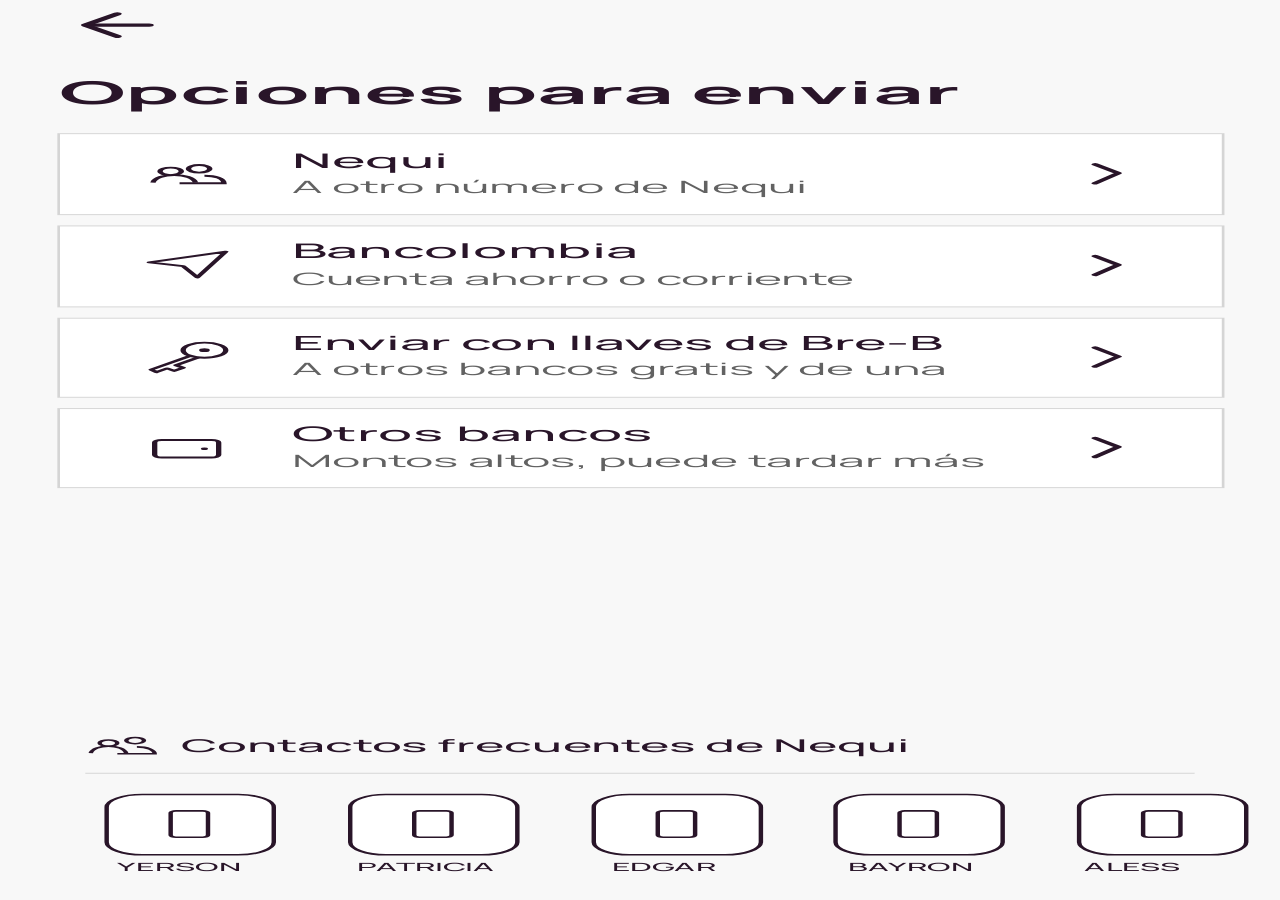
<file: nitido.html>
<!DOCTYPE html>
<html lang="es">
<head>
<meta charset="UTF-8">
<meta name="viewport" content="width=device-width, initial-scale=1, viewport-fit=cover, user-scalable=no">
<title>Opciones para enviar</title>

<link rel="preconnect" href="https://fonts.googleapis.com">
<link rel="preconnect" href="https://fonts.gstatic.com" crossorigin>
<link href="https://fonts.googleapis.com/css2?family=Manrope:wght@400;500;600;700&display=swap" rel="stylesheet">

<style>
* { margin: 0; padding: 0; box-sizing: border-box; -webkit-tap-highlight-color: transparent; }
html, body { width: 100%; height: 100%; overflow: hidden; background: #f8f8f8; font-family: "Manrope", sans-serif; }
.pantalla { width: 100vw; height: 100dvh; overflow: hidden; display: flex; align-items: stretch; justify-content: stretch; }
.pantalla svg { width: 100%; height: 100%; display: block; preserveAspectRatio: none; }
.opcion { cursor: pointer; touch-action: manipulation; }
.opcion:active { opacity: 0.6; }
svg text, svg path, svg rect, svg circle { user-select: none; -webkit-user-select: none; }
.text { font-family: "Manrope", Arial, sans-serif; fill: #291529; }
.subtext { font-family: "Manrope", Arial, sans-serif; fill: #626262; }
</style>
</head>

<body>
<div class="pantalla">
<svg viewBox="0 0 720 1434" xmlns="http://www.w3.org/2000/svg" preserveAspectRatio="none">

<rect x="0" y="0" width="720" height="1434" fill="#F8F8F8"/>

<g class="opcion" onclick="volver()">
    <rect x="25" y="12" width="85" height="65" fill="transparent"/>
    <path d="M84 40H49" fill="none" stroke="#291529" stroke-width="5" stroke-linecap="round"/>
    <path d="M66 22L48 40L66 58" fill="none" stroke="#291529" stroke-width="5" stroke-linecap="round" stroke-linejoin="round"/>
</g>

<text x="33" y="166" class="text" font-size="50" font-weight="700">Opciones para enviar</text>

<g class="opcion" onclick="ir('nequi')">
    <rect x="33" y="213" width="655" height="129" fill="#FFFFFF" stroke="#D5D5D5" stroke-width="1.5"/>
    <circle cx="96" cy="273" r="6" fill="none" stroke="#291529" stroke-width="3"/>
    <circle cx="112" cy="269" r="6" fill="none" stroke="#291529" stroke-width="3"/>
    <path d="M86 291C87 283 92 279 98 279C104 279 109 283 110 291" fill="none" stroke="#291529" stroke-width="3"/>
    <path d="M101 292H126C126 284 121 280 115 280" fill="none" stroke="#291529" stroke-width="3"/>
    <text x="164" y="267" class="text" font-size="32" font-weight="500">Nequi</text>
    <text x="164" y="308" class="subtext" font-size="27">A otro número de Nequi</text>
    <path d="M616 262L629 276L616 292" fill="none" stroke="#291529" stroke-width="4" stroke-linecap="round" stroke-linejoin="round"/>
</g>

<g class="opcion" onclick="ir('bancolombia')">
    <rect x="33" y="360" width="655" height="129" fill="#FFFFFF" stroke="#D5D5D5" stroke-width="1.5"/>
    <path d="M84 418L127 401L111 442L103 424L84 418Z" fill="none" stroke="#291529" stroke-width="3" stroke-linejoin="round"/>
    <text x="164" y="411" class="text" font-size="32" font-weight="500">Bancolombia</text>
    <text x="164" y="454" class="subtext" font-size="27">Cuenta ahorro o corriente</text>
    <path d="M616 408L629 422L616 438" fill="none" stroke="#291529" stroke-width="4" stroke-linecap="round" stroke-linejoin="round"/>
</g>

<g class="opcion" onclick="ir('breb')">
    <rect x="33" y="507" width="655" height="126" fill="#FFFFFF" stroke="#D5D5D5" stroke-width="1.5"/>
    <circle cx="115" cy="558" r="12" fill="none" stroke="#291529" stroke-width="3"/>
    <circle cx="115" cy="558" r="3" fill="#291529"/>
    <path d="M106 568L85 589L88 593L94 587L98 591L103 586L99 582L111 570" fill="none" stroke="#291529" stroke-width="3" stroke-linecap="round" stroke-linejoin="round"/>
    <text x="164" y="557" class="text" font-size="31" font-weight="500">Enviar con llaves de Bre-B</text>
    <text x="164" y="598" class="subtext" font-size="27">A otros bancos gratis y de una</text>
    <path d="M616 554L629 568L616 584" fill="none" stroke="#291529" stroke-width="4" stroke-linecap="round" stroke-linejoin="round"/>
</g>

<g class="opcion" onclick="ir('otros')">
    <rect x="33" y="651" width="655" height="126" fill="#FFFFFF" stroke="#D5D5D5" stroke-width="1.5"/>
    <rect x="87" y="701" width="36" height="28" rx="4" fill="none" stroke="#291529" stroke-width="3"/>
    <circle cx="115" cy="715" r="2" fill="#291529"/>
    <text x="164" y="702" class="text" font-size="32" font-weight="500">Otros bancos</text>
    <text x="164" y="744" class="subtext" font-size="27">Montos altos, puede tardar más</text>
    <path d="M616 698L629 712L616 728" fill="none" stroke="#291529" stroke-width="4" stroke-linecap="round" stroke-linejoin="round"/>
</g>

<circle cx="61" cy="1184" r="5" fill="none" stroke="#291529" stroke-width="2.5"/>
<circle cx="76" cy="1180" r="5" fill="none" stroke="#291529" stroke-width="2.5"/>
<path d="M51 1200C52 1193 56 1189 61 1189C66 1189 70 1193 71 1200" fill="none" stroke="#291529" stroke-width="2.5"/>
<path d="M66 1201H87C87 1195 83 1190 77 1190" fill="none" stroke="#291529" stroke-width="2.5"/>
<text x="102" y="1198" class="text" font-size="28" font-weight="500">Contactos frecuentes de Nequi</text>
<line x1="48" y1="1232" x2="672" y2="1232" stroke="#D6D6D6" stroke-width="1.5"/>

<g class="opcion" onclick="contacto('YERSON')">
    <rect x="60" y="1266" width="94" height="96" rx="20" fill="#FFFFFF" stroke="#291529" stroke-width="2.5"/>
    <rect x="96" y="1292" width="21" height="42" rx="3" fill="none" stroke="#291529" stroke-width="2.5"/>
    <text x="66" y="1387" class="text" font-size="18" font-weight="500">YERSON</text>
</g>
<g class="opcion" onclick="contacto('PATRICIA')">
    <rect x="197" y="1266" width="94" height="96" rx="20" fill="#FFFFFF" stroke="#291529" stroke-width="2.5"/>
    <rect x="233" y="1292" width="21" height="42" rx="3" fill="none" stroke="#291529" stroke-width="2.5"/>
    <text x="201" y="1387" class="text" font-size="18" font-weight="500">PATRICIA</text>
</g>
<g class="opcion" onclick="contacto('EDGAR')">
    <rect x="334" y="1266" width="94" height="96" rx="20" fill="#FFFFFF" stroke="#291529" stroke-width="2.5"/>
    <rect x="370" y="1292" width="21" height="42" rx="3" fill="none" stroke="#291529" stroke-width="2.5"/>
    <text x="344" y="1387" class="text" font-size="18" font-weight="500">EDGAR</text>
</g>
<g class="opcion" onclick="contacto('BAYRON')">
    <rect x="470" y="1266" width="94" height="96" rx="20" fill="#FFFFFF" stroke="#291529" stroke-width="2.5"/>
    <rect x="506" y="1292" width="21" height="42" rx="3" fill="none" stroke="#291529" stroke-width="2.5"/>
    <text x="477" y="1387" class="text" font-size="18" font-weight="500">BAYRON</text>
</g>
<g class="opcion" onclick="contacto('ALESS')">
    <rect x="607" y="1266" width="94" height="96" rx="20" fill="#FFFFFF" stroke="#291529" stroke-width="2.5"/>
    <rect x="643" y="1292" width="21" height="42" rx="3" fill="none" stroke="#291529" stroke-width="2.5"/>
    <text x="610" y="1387" class="text" font-size="18" font-weight="500">ALESS</text>
</g>

</svg>
</div>

<script>
function ir(destino) {
    const rutas = {
        nequi: "Ge.html",
        bancolombia: "Ban2.html",
        breb: "archivo2.html",
        otros: "Otro.html"
    };
    if (rutas[destino]) {
        window.location.href = rutas[destino];
    }
}

function contacto(nombre) {
    alert("Seleccionaste a " + nombre);
}

function volver() {
    if (window.history.length > 1) {
        window.history.back();
    } else {
        window.location.href = "index.html";
    }
}
</script>
</body>
</html>
</file>
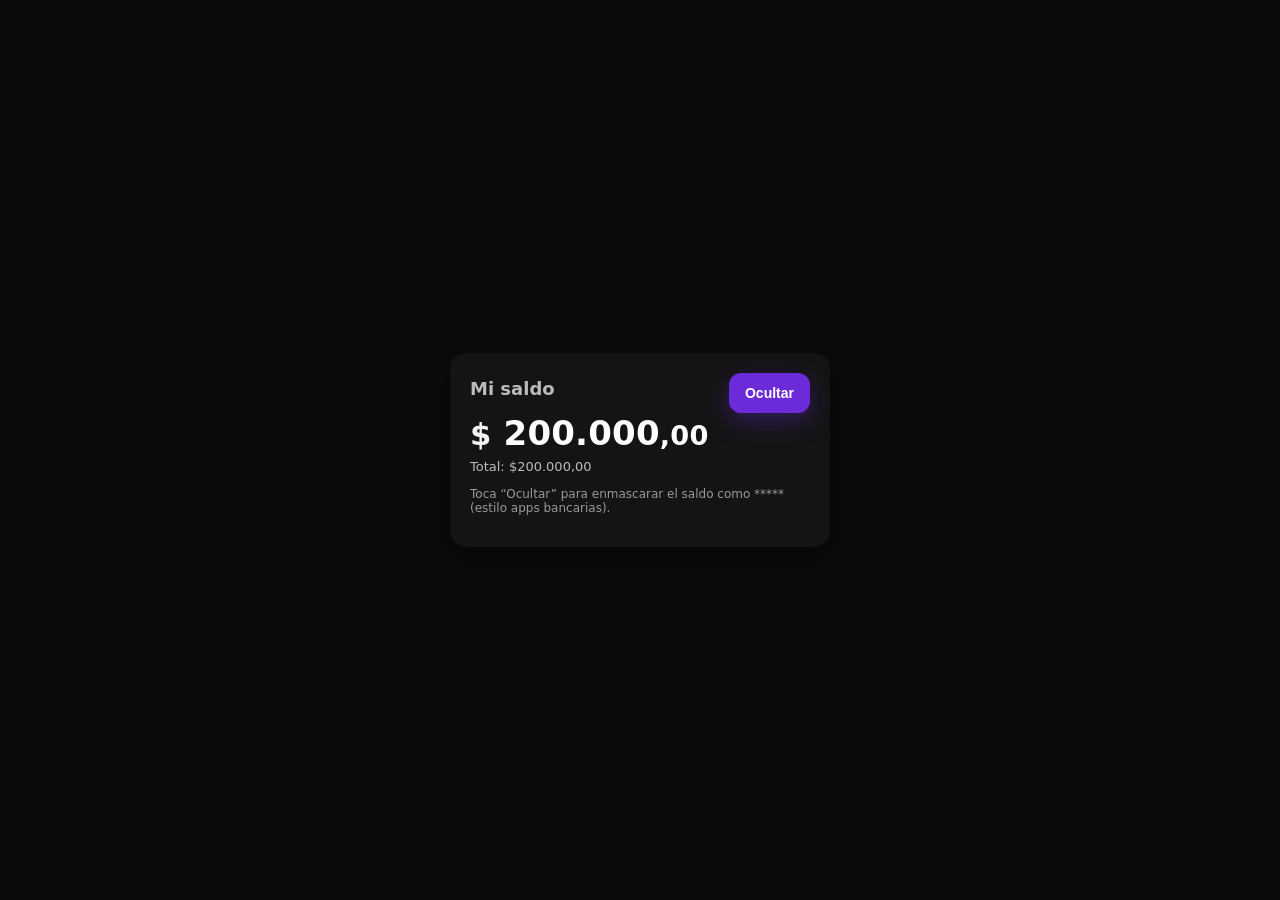
<file: ocultarsaldo.html>
<!DOCTYPE html>
<html lang="es">
<head>
  <meta charset="utf-8"/>
  <meta name="viewport" content="width=device-width, initial-scale=1"/>
  <title>Saldo con Ocultar/Mostrar (WebView OK)</title>
  <style>
    *{ box-sizing:border-box; }
    html,body{ height:100%; margin:0; font-family:system-ui, -apple-system, Segoe UI, Roboto, Arial, sans-serif; background:#0b0b0b; color:#fff; }
    .app{
      height:100%; display:flex; align-items:center; justify-content:center;
      padding:16px;
    }
    .card{
      width:100%; max-width:380px; background:#141414; border-radius:16px; padding:20px;
      box-shadow:0 12px 30px rgba(0,0,0,.35);
    }
    h1{ font-size:18px; margin:0 0 8px 0; color:#bbb; font-weight:600; }
    .saldo{
      font-weight:800; letter-spacing:0.2px; margin:0 0 4px 0;
      font-size:34px; line-height:1.2;
    }
    .saldo .signo{ font-weight:800; font-size:0.9em; opacity:.95; }
    .saldo .dec{ font-weight:900; font-size:.8em; }
    .total{
      margin-top:6px; font-size:13px; color:#cfcfcf; opacity:.9;
    }
    .row{ display:flex; align-items:center; justify-content:space-between; gap:12px; }
    .btn{
      -webkit-tap-highlight-color: transparent;
      display:inline-block; border:0; border-radius:12px; padding:12px 16px;
      background:#6c2bd9; color:#fff; font-weight:700; font-size:14px; cursor:pointer;
      box-shadow:0 8px 24px rgba(108,43,217,.35);
    }
    .btn:active{ transform:translateY(1px); }
    .hint{ font-size:12px; color:#9a9a9a; margin-top:12px; }
  </style>
</head>
<body>
  <div class="app">
    <div class="card">
      <div class="row">
        <h1>Mi saldo</h1>
        <!-- Botón visible para tocar -->
        <button id="btnToggle" class="btn"
          onclick="toggleOculto()"
          ontouchstart="event.preventDefault(); toggleOculto();">
          Ocultar
        </button>
      </div>

      <!-- Saldo -->
      <p class="saldo" id="saldo">
        <span class="signo" id="mSigno">$</span>
        <span id="mEnteros">200.000</span><span class="dec" id="mDec">,00</span>
      </p>
      <p class="total" id="total">
        Total: <span id="tSigno">$</span><span id="tEnteros">200.000</span><span id="tDec">,00</span>
      </p>

      <p class="hint">Toca “Ocultar” para enmascarar el saldo como ***** (estilo apps bancarias).</p>
    </div>
  </div>

  <script>
    // ---- Estado y helpers ----
    var oculto = false;                 // estado actual
    var ultimoPretty = '200.000,00';    // valor “real” mostrado (puedes cambiarlo o setearlo desde App Inventor)

    // Si quieres recordar la preferencia entre aperturas del WebView:
    try{ oculto = (localStorage.getItem('ocultoSaldo') === '1'); }catch(_){}

    function setPretty(pretty){
      // Guarda y pinta el monto
      ultimoPretty = String(pretty || '0,00');
      var partes = ultimoPretty.split(',');
      var ent = partes[0] || '0';
      var dec = (partes[1] || '00').padStart(2,'0').slice(0,2);

      document.getElementById('mSigno').textContent = '$';
      document.getElementById('mEnteros').textContent = ent;
      document.getElementById('mDec').textContent = ',' + dec;

      document.getElementById('tSigno').textContent = '$';
      document.getElementById('tEnteros').textContent = ent;
      document.getElementById('tDec').textContent = ',' + dec;

      if (oculto) aplicarMascara();
    }

    function aplicarMascara(){
      // Reemplaza con asteriscos (no cambia el valor guardado)
      document.getElementById('mSigno').textContent = '$';
      document.getElementById('mEnteros').textContent = '*****';
      document.getElementById('mDec').textContent = '';

      document.getElementById('tSigno').textContent = '$';
      document.getElementById('tEnteros').textContent = '*****';
      document.getElementById('tDec').textContent = '';
    }

    function setOculto(flag){
      oculto = !!flag;
      // Actualiza texto del botón
      var btn = document.getElementById('btnToggle');
      btn.textContent = oculto ? 'Mostrar' : 'Ocultar';

      // Persiste si es posible
      try{ localStorage.setItem('ocultoSaldo', oculto ? '1' : '0'); }catch(_){}

      // Redibuja
      if (oculto){ aplicarMascara(); }
      else{ setPretty(ultimoPretty); }
    }

    function toggleOculto(){ setOculto(!oculto); }

    // ---- API opcional para App Inventor (puedes llamar desde Bloques con WebViewString) ----
    // Si recibes por ejemplo {"type":"setAmount","value":"1.234.567,89"} desde AI2:
    window.setAmountPretty = function(v){ setPretty(String(v||'0,00')); };

    // ---- Inicialización ----
    setPretty(ultimoPretty);   // pinta el valor inicial
    setOculto(oculto);         // respeta preferencia guardada (si la hay)
  </script>
</body>
</html>
</file>
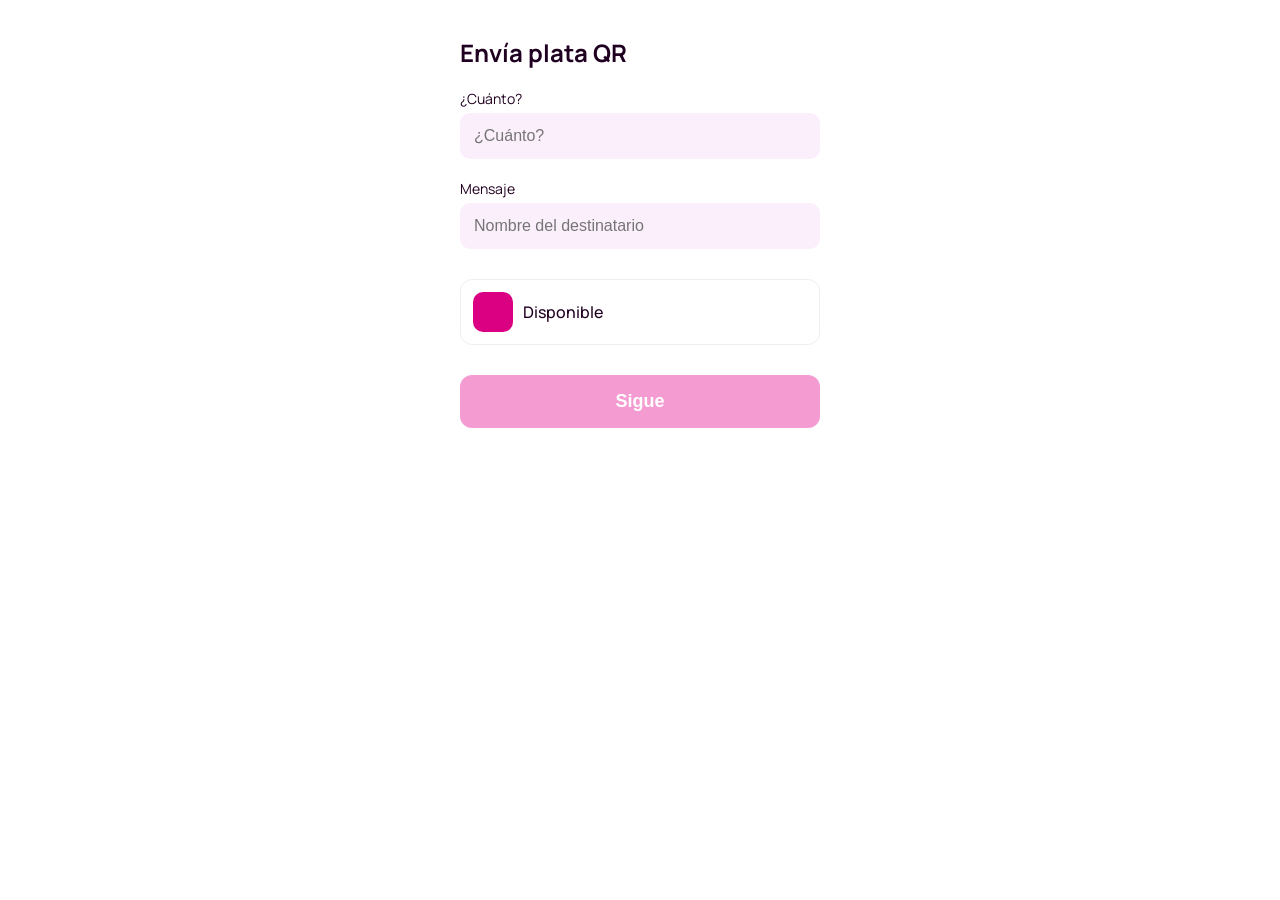
<file: Qr.html>
<!DOCTYPE html>
<html lang="es">
<head>
  <meta charset="UTF-8">
  <title>Enviar plata</title>
  <meta name="viewport" content="width=device-width, initial-scale=1.0, user-scalable=no">
  <link href="https://fonts.googleapis.com/css2?family=Manrope:wght@400;500;700&display=swap" rel="stylesheet">
  <style>
    *{box-sizing:border-box}
    html,body{margin:0;font-family:'Manrope',sans-serif;background:#fff;color:#200020;overscroll-behavior:none}

    .container{padding:20px;max-width:400px;margin:0 auto}
    h1{font-size:24px;font-weight:700}
    .input-group{margin-top:20px}
    .input-group label{display:block;font-size:14px;margin-bottom:5px}
    .input-group input{
      width:100%;padding:14px;border-radius:10px;border:none;background:#fceffc;
      font-size:16px;color:#000;outline:none
    }
    .fuente-box{
      margin-top:30px;border:1px solid #eee;border-radius:12px;padding:12px;display:flex;align-items:center
    }
    .fuente-icon{width:40px;height:40px;background:#da0081;border-radius:10px;margin-right:10px}
    .fuente-label{font-weight:500}
    .boton{
      margin-top:30px;width:100%;padding:16px;background:#f49cd2;color:#fff;font-size:18px;font-weight:bold;
      border:none;border-radius:12px;cursor:pointer
    }

    /* ===== Animación (BLANCO) ===== */
    #animacion-carga{
      display:none;position:fixed;inset:0;background:#fff;z-index:9999;
      justify-content:center;align-items:center;flex-direction:column
    }
    .diamantes{position:relative;width:160px;height:120px}
    .diamond{
      position:absolute;width:70px;height:70px;background:#da0081;border-radius:12px;
      transform:rotate(45deg) scale(0);animation:pop .8s ease forwards;
      box-shadow:0 8px 28px rgba(218,0,129,.35)
    }
    .diamond.left{left:12px;top:25px}
    .diamond.right{left:78px;top:25px;animation-delay:.15s}
    .spark{position:absolute;width:10px;height:10px;background:#ffb9e1;border-radius:2px;transform:rotate(45deg) scale(0);animation:spark .9s ease forwards .3s}
    .spark.s1{left:4px;top:-6px}.spark.s2{right:-8px;top:0}.spark.s3{left:40px;bottom:-10px}
    @keyframes pop{0%{transform:rotate(45deg) scale(0)}55%{transform:rotate(45deg) scale(1.08)}100%{transform:rotate(45deg) scale(1)}}
    @keyframes spark{0%{transform:rotate(45deg) scale(0);opacity:0}60%{transform:rotate(45deg) scale(1.4);opacity:1}100%{transform:rotate(45deg) scale(.9);opacity:0}}

    /* ===== Visor comprobante (NEGRO fijo) ===== */
    #captura.viewer{
      display:none;position:fixed;inset:0;background:#000;z-index:1100;overflow:hidden;touch-action:none
    }
    .stage{
      position:absolute;left:50%;top:50%;
      transform:translate(-50%, -50%) scale(1); /* escala 1 fuera de FS; en FS se ajusta por JS */
      transform-origin:center center;width:390px /* ancho base fijo */
    }
    .bg{display:block;width:390px;height:auto;user-select:none;-webkit-user-drag:none;pointer-events:none}
    .bottom-edge-mask{position:absolute;left:0;right:0;bottom:0;height:14px;background:#000;z-index:5;pointer-events:none}

    /* ===== Capas sobrepuestas FIJAS (coordenadas exactas en px) ===== */
    .input-overlay{
      position:absolute;background:transparent;border:none;font-size:16px;
      color:#3C114B;font-weight:500;pointer-events:none;line-height:1.2;font-family:'Manrope',sans-serif
    }
    /* Nombre ilimitado: multilínea, envuelve palabras, NO mueve otros campos */
    #nombre{
      top:354px;left:49px;width:330px;
      white-space:normal;word-break:break-word;overflow:visible;
    }
    #valor{top:418px;left:48px;width:330px}
    #fecha{top:480px;left:48px;width:330px}
    #referencia{top:540px;left:48px;width:330px}
    #disponible{top:606px;left:50px;font-size:16px}
  </style>
</head>
<body>

  <!-- Formulario -->
  <div class="container" id="formulario">
    <h1>Envía plata QR</h1>

    <div class="input-group">
      <label for="input-valor">¿Cuánto?</label>
      <input type="text" id="input-valor" placeholder="¿Cuánto?">
    </div>

    <div class="input-group">
      <label for="input-nombre">Mensaje</label>
      <input type="text" id="input-nombre" placeholder="Nombre del destinatario">
    </div>

    <div class="fuente-box">
      <div class="fuente-icon"></div>
      <div class="fuente-label">Disponible</div>
    </div>

    <button class="boton" id="sigue">Sigue</button>
  </div>

  <!-- Animación (blanco) -->
  <div id="animacion-carga">
    <div class="diamantes">
      <div class="diamond left"></div>
      <div class="diamond right"></div>
      <div class="spark s1"></div>
      <div class="spark s2"></div>
      <div class="spark s3"></div>
    </div>
  </div>

  <!-- Visor del comprobante -->
  <div id="captura" class="viewer" aria-hidden="true">
    <div class="stage" id="stage">
      <img class="bg" id="bg" src="comprobante_base6.png" alt="Fondo del comprobante">
      <!-- CAPAS FIJAS -->
      <div id="nombre" class="input-overlay"></div>        <!-- ilimitado -->
      <input type="text" id="valor" class="input-overlay" readonly>
      <div id="fecha" class="input-overlay"></div>
      <input type="text" id="referencia" class="input-overlay" readonly>
      <div id="disponible" class="input-overlay">Disponible</div>
      <div class="bottom-edge-mask"></div>
    </div>
  </div>

  <script>
    const formulario = document.getElementById("formulario");
    const animacion  = document.getElementById("animacion-carga");
    const captura    = document.getElementById("captura");
    const stage      = document.getElementById("stage");
    const imgBase    = document.getElementById("bg");

    const inputNombre = document.getElementById("input-nombre");
    const inputValor  = document.getElementById("input-valor");

    const BASE_W = 390;
    let BASE_H = null;
    let inFS   = false;

    function setBaseHeight(){
      if(imgBase.naturalWidth && imgBase.naturalHeight){
        BASE_H = BASE_W * (imgBase.naturalHeight / imgBase.naturalWidth);
      }
    }
    if (imgBase.complete) setBaseHeight();
    imgBase.addEventListener('load', setBaseHeight);

    function generarFecha(){
      const fecha = new Date();
      const meses=["enero","febrero","marzo","abril","mayo","junio","julio","agosto","septiembre","octubre","noviembre","diciembre"];
      const dia = fecha.getDate().toString().padStart(2,'0');
      const mes = meses[fecha.getMonth()];
      const anio = fecha.getFullYear();
      let h = fecha.getHours(), m = fecha.getMinutes().toString().padStart(2,'0'), ampm = h>=12?'p. m.':'a. m.'; h=h%12||12;
      document.getElementById('fecha').innerHTML = `${dia} de ${mes} de ${anio} a las ${h}:${m} ${ampm}`;
    }
    function formatValor(valor){
      valor = String(valor).replace(/\D/g,'');
      return valor ? `$ ${valor.replace(/\B(?=(\d{3})+(?!\d))/g,".")},00` : "$ 0,00";
    }

    /* Fullscreen helpers */
    async function enterFS(el){
      const req = el.requestFullscreen || el.webkitRequestFullscreen || el.msRequestFullscreen;
      if(req){ try{ await req.call(el); }catch{} }
    }
    async function exitFS(){
      if(document.fullscreenElement){
        try{ await document.exitFullscreen(); }catch{}
      }
    }
    function scaleToFullscreen(){
      const vw = window.innerWidth;
      const vh = window.innerHeight;
      const hBase = BASE_H || BASE_W * 2;
      const s = Math.min(vw/BASE_W, vh/hBase);
      stage.style.transform = `translate(-50%, -50%) scale(${s})`;
    }
    function scaleToNormal(){
      stage.style.transform = 'translate(-50%, -50%) scale(1)';
    }

    /* Si sale de FS, volvemos directo al formulario */
    document.addEventListener('fullscreenchange', ()=>{
      inFS = !!document.fullscreenElement;
      if(inFS){
        scaleToFullscreen();
      }else{
        if(captura.style.display==='block'){ irAlFormulario(); }
      }
    });
    window.addEventListener('resize', ()=>{ if(inFS) scaleToFullscreen(); });
    window.addEventListener('orientationchange', ()=>{ if(inFS) setTimeout(scaleToFullscreen, 50); });
    document.addEventListener('keydown', (e)=>{ if(e.key==='Escape'){ exitFS(); } });

    /* Flujo: Sigue -> animación (blanco) -> auto fullscreen */
    document.getElementById("sigue").addEventListener("click", async () => {
      const nombre = inputNombre.value.trim();
      const valor  = inputValor.value.trim();
      if (!nombre || !valor) { alert("Por favor completa todos los campos."); return; }

      // Completa datos del comprobante (capas fijas)
      document.getElementById('nombre').textContent = nombre;     // ilimitado
      document.getElementById('valor').value        = formatValor(valor);
      document.getElementById('referencia').value   = 'M' + Math.floor(1e7 + Math.random()*9e7);
      generarFecha();

      try{ history.pushState({screen:'comprobante'}, ''); }catch{}

      // Animación blanca
      formulario.style.display = "none";
      animacion.style.display  = "flex";

      // Tras la animación: mostrar visor y pedir FS automáticamente
      setTimeout(async ()=>{
        animacion.style.display = "none";

        captura.style.display = "block";
        document.body.style.background = "#000";
        document.body.style.overflow   = "hidden";

        await enterFS(captura);
        if(!document.fullscreenElement){
          // Fallback si el navegador bloquea FS: llenar pantalla por escala
          inFS = true;
          scaleToFullscreen();
        }
      }, 1000);
    });

    /* Botón/gesto atrás del SO => formulario directo */
    window.addEventListener('popstate', ()=>{ volverAlFormulario(); });

    async function volverAlFormulario(){
      await exitFS(); // fullscreenchange-> irAlFormulario()
      if(!document.fullscreenElement){ irAlFormulario(); }
    }
    function irAlFormulario(){
      captura.style.display = "none";
      document.body.style.background = "#fff";
      document.body.style.overflow   = "auto";
      formulario.style.display = "block";
      scaleToNormal();
      inFS = false;
      try{ history.replaceState({screen:'form'}, ''); }catch{}
    }

    // Estado inicial
    try{ history.replaceState({screen:'form'}, ''); }catch{}
  </script>
<script>
  // --- Fecha fija por zona horaria (por defecto Bogotá) ---
  function getTZFromURL(defaultTZ='America/Bogota'){
    const tz = new URLSearchParams(location.search).get('tz');
    return tz || defaultTZ;
  }

  // Sobrescribe la función existente
  function generarFecha(timeZone = 'America/Bogota'){
    const f = new Date();

    const fmt = new Intl.DateTimeFormat('es-CO', {
      timeZone,
      year: 'numeric',
      month: 'long',
      day: '2-digit',
      hour: 'numeric',
      minute: '2-digit',
      hour12: true
    });

    const parts = Object.fromEntries(fmt.formatToParts(f).map(p => [p.type, p.value]));

    // Normalizar "a. m." / "p. m." en todos los navegadores
    let ampm = (parts.dayPeriod || '').replace(/\s+/g,' ').toLowerCase();
    if(!ampm){
      const hourNum = Number(parts.hour || 0);
      ampm = hourNum >= 12 ? 'p. m.' : 'a. m.';
    }

    const dia  = (parts.day||'').padStart(2,'0');
    const mes  = (parts.month||'').toLowerCase();
    const anio = parts.year || '';
    const hora = parts.hour || '';
    const min  = (parts.minute||'').padStart(2,'0');

    const nodoFecha = document.getElementById('fecha');
    if (nodoFecha){
      nodoFecha.textContent = `${dia} de ${mes} de ${anio} a las ${hora}:${min} ${ampm}`;
    }
  }
</script>

</body>
</html>
</file>
